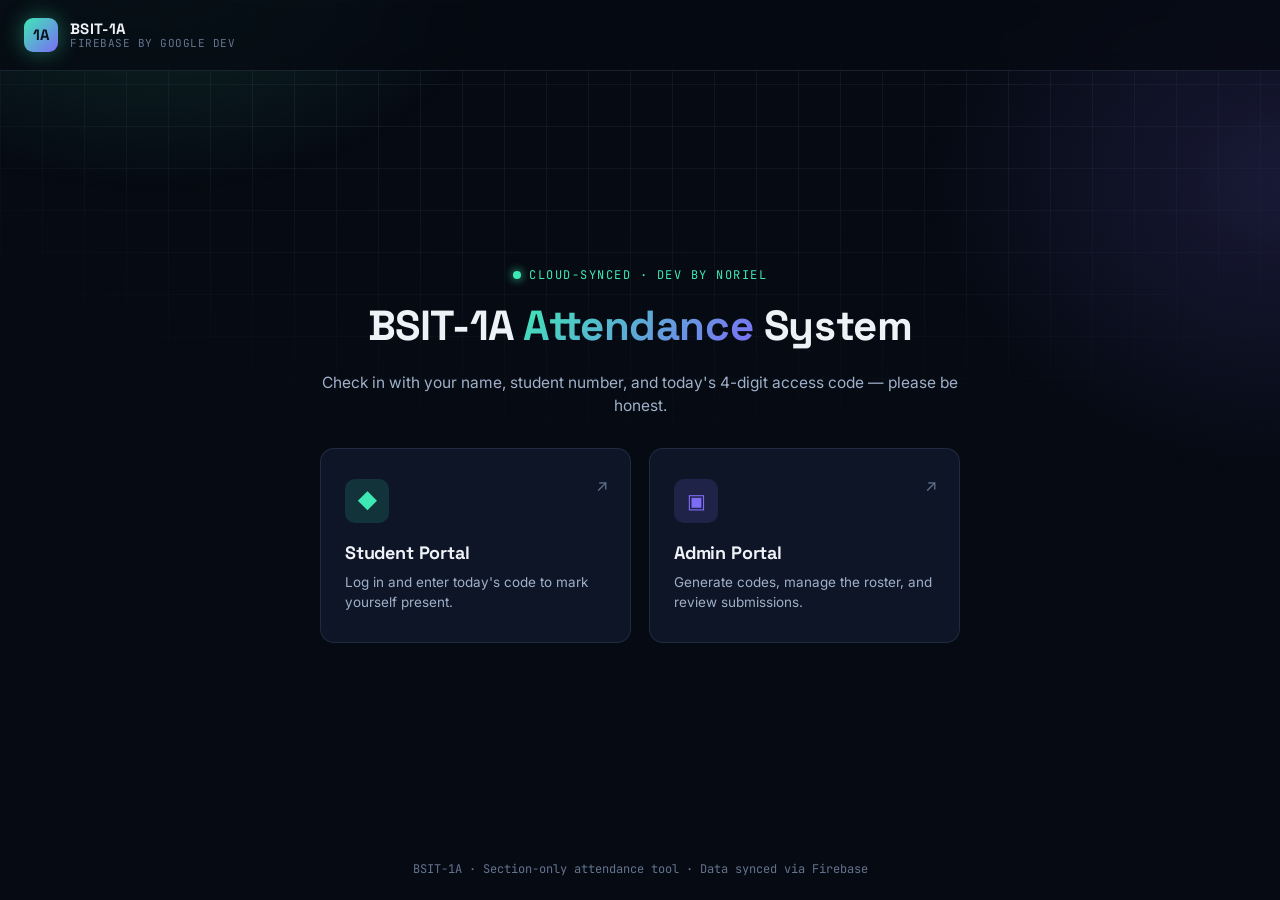
<file: index.html>
<!DOCTYPE html>
<html lang="en">
<head>
<meta charset="UTF-8" />
<meta name="viewport" content="width=device-width, initial-scale=1.0" />
<title>BSIT-1A Attendance Webapp · Firebase Edition</title>
<link rel="stylesheet" href="style.css" />
</head>
<body>
  <div class="page">
    <header class="navbar">
      <div class="brand">
        <div class="brand-mark">1A</div>
        <div class="brand-text">
          <b>BSIT-1A</b>
          <span>FIREBASE BY GOOGLE DEV</span>
        </div>
      </div>
    </header>

    <main class="center-screen">
      <div class="hero">
        <div class="eyebrow">Cloud-synced · Dev by Noriel</div>
        <h1 class="fade-up">BSIT-1A <span class="accent">Attendance</span> System</h1>
        <p class="fade-up delay-1">Check in with your name, student number, and today's 4-digit access code — please be honest.</p>

        <div class="portal-grid fade-up delay-2">
          <a class="portal-card" href="student-login.html">
            <span class="arrow">↗</span>
            <div class="icon">◆</div>
            <h3>Student Portal</h3>
            <p>Log in and enter today's code to mark yourself present.</p>
          </a>
          <a class="portal-card admin" href="admin-login.html">
            <span class="arrow">↗</span>
            <div class="icon">▣</div>
            <h3>Admin Portal</h3>
            <p>Generate codes, manage the roster, and review submissions.</p>
          </a>
        </div>
      </div>
    </main>

    <div class="footer-note">BSIT-1A · Section-only attendance tool · Data synced via Firebase</div>
  </div>
</body>
</html>
</file>
<file: style.css>
/* =========================================================================
   BSIT-1A ATTENDANCE WEBAPP — DESIGN TOKENS
   Theme: "Access Terminal" — dark, glassy, circuit-grid, scan-line motion.
   ========================================================================= */
@import url('https://fonts.googleapis.com/css2?family=Space+Grotesk:wght@500;600;700&family=Inter:wght@400;500;600&family=JetBrains+Mono:wght@400;500;700&display=swap');

:root {
  --bg-deep: #060a12;
  --bg-panel: #0d1526;
  --bg-panel-2: #111c33;
  --line: rgba(148, 178, 224, 0.14);
  --line-bright: rgba(148, 178, 224, 0.3);

  --cyan: #3ee8b5;
  --cyan-soft: rgba(62, 232, 181, 0.14);
  --violet: #7c6cf6;
  --violet-soft: rgba(124, 108, 246, 0.16);
  --amber: #ffb454;
  --danger: #ff5d7d;
  --danger-soft: rgba(255, 93, 125, 0.14);

  --text-1: #eef2f7;
  --text-2: #9fb0c9;
  --text-3: #64748f;

  --font-display: 'Space Grotesk', sans-serif;
  --font-body: 'Inter', sans-serif;
  --font-mono: 'JetBrains Mono', monospace;

  --radius: 14px;
  --radius-sm: 8px;
}

* { box-sizing: border-box; }
html { scroll-behavior: smooth; }

body {
  margin: 0;
  min-height: 100vh;
  background: var(--bg-deep);
  color: var(--text-1);
  font-family: var(--font-body);
  line-height: 1.5;
  position: relative;
  overflow-x: hidden;
}

/* -------------------- ambient circuit-grid background -------------------- */
body::before {
  content: "";
  position: fixed;
  inset: 0;
  z-index: -2;
  background-image:
    linear-gradient(var(--line) 1px, transparent 1px),
    linear-gradient(90deg, var(--line) 1px, transparent 1px);
  background-size: 42px 42px;
  mask-image: radial-gradient(ellipse 80% 60% at 50% 0%, #000 40%, transparent 90%);
  animation: gridDrift 26s linear infinite;
  opacity: 0.55;
}
@keyframes gridDrift {
  from { background-position: 0 0, 0 0; }
  to { background-position: 42px 84px, 84px 42px; }
}
body::after {
  content: "";
  position: fixed;
  inset: 0;
  z-index: -3;
  background:
    radial-gradient(600px 400px at 12% -5%, var(--cyan-soft), transparent 60%),
    radial-gradient(600px 500px at 100% 20%, var(--violet-soft), transparent 60%);
}

a { color: inherit; text-decoration: none; }
button { font-family: inherit; }
::selection { background: var(--cyan); color: #061310; }

::-webkit-scrollbar { width: 10px; }
::-webkit-scrollbar-track { background: transparent; }
::-webkit-scrollbar-thumb { background: var(--bg-panel-2); border-radius: 8px; }

:focus-visible {
  outline: 2px solid var(--cyan);
  outline-offset: 2px;
  border-radius: 4px;
}

/* -------------------------------- layout --------------------------------- */
.page { min-height: 100vh; display: flex; flex-direction: column; }
.wrap { width: 100%; max-width: 1120px; margin: 0 auto; padding: 0 24px; }
.center-screen {
  flex: 1;
  display: flex;
  align-items: center;
  justify-content: center;
  padding: 32px 20px;
}

/* --------------------------------- navbar --------------------------------- */
.navbar {
  display: flex;
  align-items: center;
  justify-content: space-between;
  padding: 18px 24px;
  border-bottom: 1px solid var(--line);
  background: rgba(6, 10, 18, 0.75);
  backdrop-filter: blur(10px);
  position: sticky;
  top: 0;
  z-index: 50;
}
.brand { display: flex; align-items: center; gap: 12px; font-family: var(--font-display); }
.brand-mark {
  width: 34px; height: 34px; border-radius: 9px;
  background: linear-gradient(135deg, var(--cyan), var(--violet));
  display: flex; align-items: center; justify-content: center;
  font-weight: 700; color: #06131a; font-size: 15px;
  box-shadow: 0 0 22px rgba(62, 232, 181, 0.4);
  flex-shrink: 0;
}
.brand-text { display: flex; flex-direction: column; line-height: 1.15; }
.brand-text b { font-size: 15px; letter-spacing: 0.3px; }
.brand-text span { font-size: 11px; color: var(--text-3); font-family: var(--font-mono); letter-spacing: 0.5px; }
.nav-actions { display: flex; align-items: center; gap: 10px; }

/* -------------------------------- buttons ---------------------------------- */
.btn {
  --shadow-color: var(--cyan);
  display: inline-flex; align-items: center; justify-content: center; gap: 8px;
  padding: 12px 22px;
  border-radius: var(--radius-sm);
  border: 1px solid var(--line-bright);
  background: var(--bg-panel-2);
  color: var(--text-1);
  font-weight: 600;
  font-size: 14.5px;
  cursor: pointer;
  transition: transform 0.18s ease, box-shadow 0.18s ease, border-color 0.18s ease, background 0.18s ease;
  position: relative;
}
.btn:hover { transform: translateY(-2px); border-color: var(--cyan); box-shadow: 0 8px 24px -8px var(--shadow-color); }
.btn:active { transform: translateY(0); }
.btn-primary {
  background: linear-gradient(135deg, var(--cyan), #21b98f);
  color: #06131a;
  border: none;
}
.btn-primary:hover { box-shadow: 0 10px 28px -8px rgba(62, 232, 181, 0.55); }
.btn-violet { background: linear-gradient(135deg, var(--violet), #5b48d9); color: #fff; border: none; --shadow-color: var(--violet); }
.btn-ghost { background: transparent; }
.btn-danger { background: var(--danger-soft); border-color: rgba(255, 93, 125, 0.4); color: var(--danger); }
.btn-danger:hover { box-shadow: 0 8px 24px -8px rgba(255, 93, 125, 0.5); border-color: var(--danger); }
.btn-block { width: 100%; }
.btn-sm { padding: 8px 14px; font-size: 13px; }
.btn[disabled] { opacity: 0.5; cursor: not-allowed; transform: none; box-shadow: none; }

/* --------------------------------- cards ----------------------------------- */
.panel {
  background: linear-gradient(180deg, rgba(17, 28, 51, 0.75), rgba(13, 21, 38, 0.75));
  border: 1px solid var(--line);
  border-radius: var(--radius);
  backdrop-filter: blur(14px);
  padding: 26px;
}
.panel-tight { padding: 18px; }

/* -------------------------------- typography --------------------------------- */
h1, h2, h3 { font-family: var(--font-display); margin: 0 0 8px; letter-spacing: -0.01em; }
h1 { font-size: 34px; }
h2 { font-size: 22px; }
h3 { font-size: 16px; }
p { color: var(--text-2); margin: 0 0 12px; }
.eyebrow {
  font-family: var(--font-mono);
  font-size: 12px;
  letter-spacing: 1.5px;
  text-transform: uppercase;
  color: var(--cyan);
  display: flex;
  align-items: center;
  gap: 8px;
  margin-bottom: 10px;
}
.eyebrow::before { content: ""; width: 8px; height: 8px; border-radius: 50%; background: var(--cyan); box-shadow: 0 0 10px var(--cyan); animation: pulseDot 1.8s ease-in-out infinite; }
@keyframes pulseDot { 0%, 100% { opacity: 1; } 50% { opacity: 0.35; } }

/* --------------------------------- forms ---------------------------------- */
.field { margin-bottom: 18px; }
.field label {
  display: block;
  font-size: 12.5px;
  font-weight: 600;
  color: var(--text-2);
  margin-bottom: 7px;
  letter-spacing: 0.3px;
}
.field input, .field textarea {
  width: 100%;
  padding: 13px 14px;
  border-radius: var(--radius-sm);
  border: 1px solid var(--line-bright);
  background: rgba(6, 10, 18, 0.6);
  color: var(--text-1);
  font-family: var(--font-body);
  font-size: 15px;
  transition: border-color 0.15s ease, box-shadow 0.15s ease;
}
.field textarea { resize: vertical; min-height: 96px; font-family: var(--font-body); }
.field input:focus, .field textarea:focus {
  outline: none;
  border-color: var(--cyan);
  box-shadow: 0 0 0 3px var(--cyan-soft);
}
.field small { display: block; margin-top: 6px; color: var(--text-3); font-size: 12px; }
.code-input {
  font-family: var(--font-mono);
  letter-spacing: 14px;
  font-size: 28px;
  text-align: center;
  padding-left: 24px;
}

.alert {
  padding: 12px 14px;
  border-radius: var(--radius-sm);
  font-size: 13.5px;
  margin-bottom: 16px;
  border: 1px solid transparent;
  display: flex;
  align-items: center;
  gap: 8px;
}
.alert-error { background: var(--danger-soft); border-color: rgba(255, 93, 125, 0.35); color: #ff9fb2; }
.alert-success { background: var(--cyan-soft); border-color: rgba(62, 232, 181, 0.35); color: var(--cyan); }

/* -------------------------------- badges/status ----------------------------- */
.badge {
  display: inline-flex; align-items: center; gap: 6px;
  font-family: var(--font-mono);
  font-size: 11.5px;
  padding: 4px 10px;
  border-radius: 100px;
  border: 1px solid var(--line-bright);
  color: var(--text-2);
}
.badge-present { color: var(--cyan); border-color: rgba(62, 232, 181, 0.35); background: var(--cyan-soft); }
.badge-pending { color: var(--amber); border-color: rgba(255, 180, 84, 0.35); background: rgba(255, 180, 84, 0.12); }
.badge-reviewed { color: var(--text-3); }
.dot { width: 6px; height: 6px; border-radius: 50%; background: currentColor; }

/* --------------------------------- tables ----------------------------------- */
.table-wrap { overflow-x: auto; }
table { width: 100%; border-collapse: collapse; font-size: 14px; }
th, td { text-align: left; padding: 12px 14px; white-space: nowrap; }
thead th {
  font-family: var(--font-mono);
  font-size: 11px;
  text-transform: uppercase;
  letter-spacing: 0.6px;
  color: var(--text-3);
  border-bottom: 1px solid var(--line);
}
tbody tr { border-bottom: 1px solid var(--line); transition: background 0.15s ease; }
tbody tr:hover { background: rgba(148, 178, 224, 0.05); }
tbody tr:last-child { border-bottom: none; }
.mono { font-family: var(--font-mono); }
.empty-row td { color: var(--text-3); text-align: center; padding: 30px; }

/* --------------------------------- tabs ------------------------------------- */
.tabs { display: flex; gap: 6px; flex-wrap: wrap; margin-bottom: 22px; border-bottom: 1px solid var(--line); padding-bottom: 0; }
.tab {
  padding: 10px 16px;
  font-size: 13.5px;
  font-weight: 600;
  color: var(--text-3);
  cursor: pointer;
  border-bottom: 2px solid transparent;
  transition: color 0.15s ease, border-color 0.15s ease;
  user-select: none;
}
.tab:hover { color: var(--text-1); }
.tab.active { color: var(--cyan); border-color: var(--cyan); }
.tab-panel { display: none; animation: fadeUp 0.35s ease; }
.tab-panel.active { display: block; }

/* -------------------------------- stat grid --------------------------------- */
.stat-grid { display: grid; grid-template-columns: repeat(auto-fit, minmax(160px, 1fr)); gap: 14px; margin-bottom: 22px; }
.stat-card { padding: 18px; border-radius: var(--radius); border: 1px solid var(--line); background: var(--bg-panel); position: relative; overflow: hidden; }
.stat-card .num { font-family: var(--font-display); font-size: 30px; font-weight: 700; }
.stat-card .label { font-size: 12px; color: var(--text-3); font-family: var(--font-mono); text-transform: uppercase; letter-spacing: 0.5px; }

/* --------------------------------- animations -------------------------------- */
@keyframes fadeUp { from { opacity: 0; transform: translateY(10px); } to { opacity: 1; transform: translateY(0); } }
.fade-up { animation: fadeUp 0.5s ease both; }
.delay-1 { animation-delay: 0.08s; }
.delay-2 { animation-delay: 0.16s; }
.delay-3 { animation-delay: 0.24s; }

/* --------------------------------- landing ----------------------------------- */
.hero { text-align: center; max-width: 640px; margin: 0 auto; }
.hero .eyebrow { justify-content: center; }
.hero h1 { font-size: 42px; margin-bottom: 14px; }
.hero h1 .accent { background: linear-gradient(135deg, var(--cyan), var(--violet)); -webkit-background-clip: text; background-clip: text; color: transparent; }
.hero p { font-size: 15.5px; margin-bottom: 30px; }
.portal-grid { display: grid; grid-template-columns: 1fr 1fr; gap: 18px; margin-top: 8px; }
.portal-card {
  padding: 30px 24px;
  border-radius: var(--radius);
  border: 1px solid var(--line);
  background: var(--bg-panel);
  text-align: left;
  cursor: pointer;
  transition: transform 0.25s ease, border-color 0.25s ease, box-shadow 0.25s ease;
  position: relative;
  overflow: hidden;
}
.portal-card:hover { transform: translateY(-4px); border-color: var(--cyan); box-shadow: 0 20px 40px -20px rgba(62, 232, 181, 0.35); }
.portal-card .icon {
  width: 44px; height: 44px; border-radius: 10px;
  display: flex; align-items: center; justify-content: center;
  background: var(--cyan-soft); color: var(--cyan);
  margin-bottom: 16px; font-size: 20px;
}
.portal-card.admin .icon { background: var(--violet-soft); color: var(--violet); }
.portal-card.admin:hover { border-color: var(--violet); box-shadow: 0 20px 40px -20px rgba(124, 108, 246, 0.35); }
.portal-card h3 { font-size: 18px; margin-bottom: 6px; }
.portal-card p { font-size: 13.5px; margin: 0; }
.portal-card .arrow { position: absolute; top: 24px; right: 22px; color: var(--text-3); transition: transform 0.25s ease, color 0.25s ease; }
.portal-card:hover .arrow { transform: translate(3px, -3px); color: var(--cyan); }

/* ------------------------------- badge / scan card ---------------------------- */
.scan-card {
  position: relative;
  padding: 34px 30px;
  border-radius: 18px;
  border: 1px solid var(--line-bright);
  background: linear-gradient(160deg, rgba(17, 28, 51, 0.9), rgba(9, 14, 26, 0.9));
  overflow: hidden;
  text-align: center;
}
.scan-card::before {
  content: "";
  position: absolute;
  left: 0; right: 0; height: 2px;
  background: linear-gradient(90deg, transparent, var(--cyan), transparent);
  box-shadow: 0 0 14px var(--cyan);
  animation: scanline 2.6s ease-in-out infinite;
}
@keyframes scanline { 0% { top: 0; opacity: 0; } 10% { opacity: 1; } 90% { opacity: 1; } 100% { top: 100%; opacity: 0; } }
.scan-card .code-display {
  font-family: var(--font-mono);
  font-size: 56px;
  font-weight: 700;
  letter-spacing: 14px;
  color: var(--cyan);
  text-shadow: 0 0 24px rgba(62, 232, 181, 0.55);
  margin: 10px 0;
}
.scan-card .meta { color: var(--text-3); font-family: var(--font-mono); font-size: 12px; }

/* --------------------------------- misc --------------------------------- */
.split { display: grid; grid-template-columns: 1.1fr 0.9fr; gap: 22px; }
.stack { display: flex; flex-direction: column; gap: 16px; }
.row-between { display: flex; align-items: center; justify-content: space-between; gap: 12px; flex-wrap: wrap; }
.muted { color: var(--text-3); font-size: 13px; }
.divider { height: 1px; background: var(--line); margin: 20px 0; border: none; }
.list-item {
  padding: 16px 18px;
  border: 1px solid var(--line);
  border-radius: var(--radius-sm);
  background: rgba(148, 178, 224, 0.03);
  margin-bottom: 12px;
}
.list-item:last-child { margin-bottom: 0; }
.list-item .row-between { margin-bottom: 6px; }
.log-feed { font-family: var(--font-mono); font-size: 12.5px; color: var(--text-2); max-height: 220px; overflow-y: auto; }
.log-feed div { padding: 5px 0; border-bottom: 1px dashed var(--line); animation: fadeUp 0.4s ease; }
.log-feed div:last-child { border-bottom: none; }
.log-feed .ok { color: var(--cyan); }

.footer-note { text-align: center; padding: 22px; color: var(--text-3); font-size: 12px; font-family: var(--font-mono); }

/* -------------------------------- responsive --------------------------------- */
@media (max-width: 760px) {
  .split { grid-template-columns: 1fr; }
  .portal-grid { grid-template-columns: 1fr; }
  .hero h1 { font-size: 30px; }
  .scan-card .code-display { font-size: 40px; letter-spacing: 8px; }
  .code-input { letter-spacing: 8px; font-size: 22px; padding-left: 0; }
  h1 { font-size: 26px; }
  .navbar { padding: 14px 16px; }
  .panel { padding: 18px; }
}

@media (prefers-reduced-motion: reduce) {
  *, *::before, *::after { animation-duration: 0.01ms !important; animation-iteration-count: 1 !important; transition-duration: 0.01ms !important; }
}
</file>
